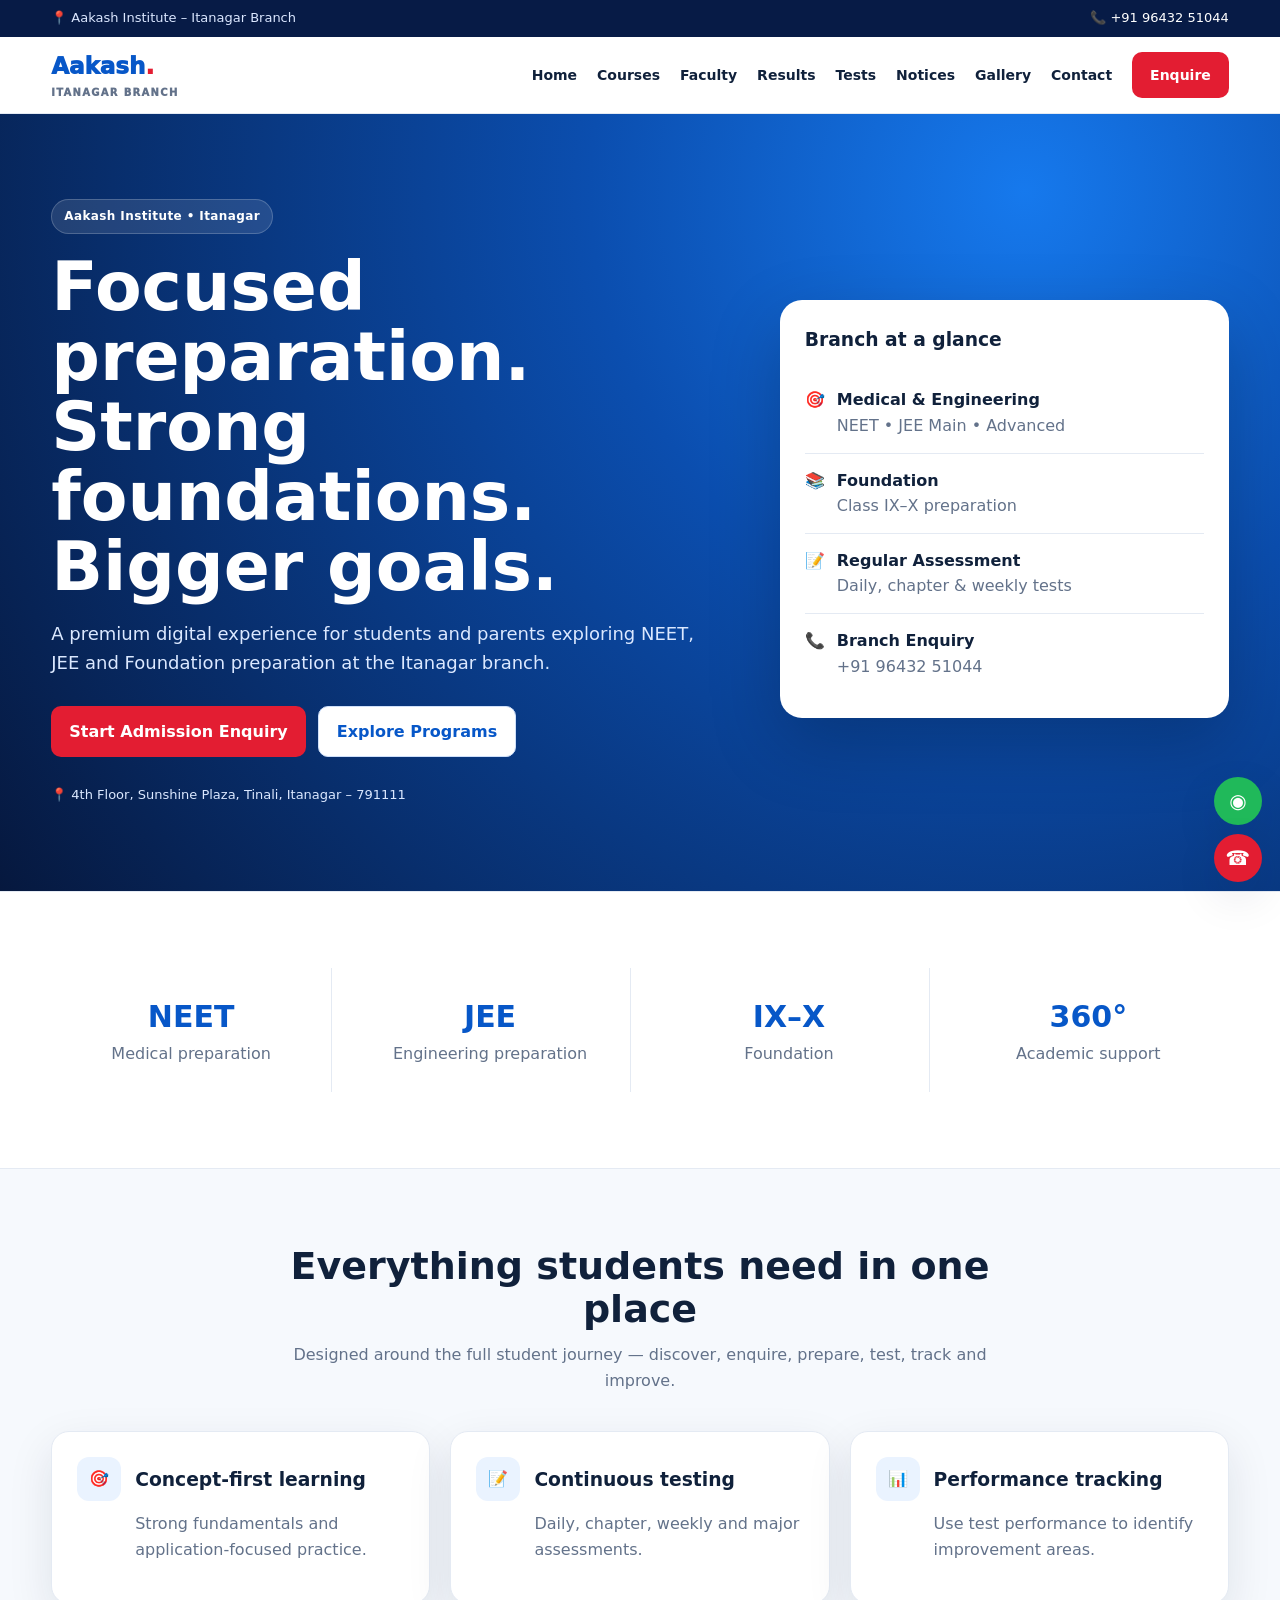
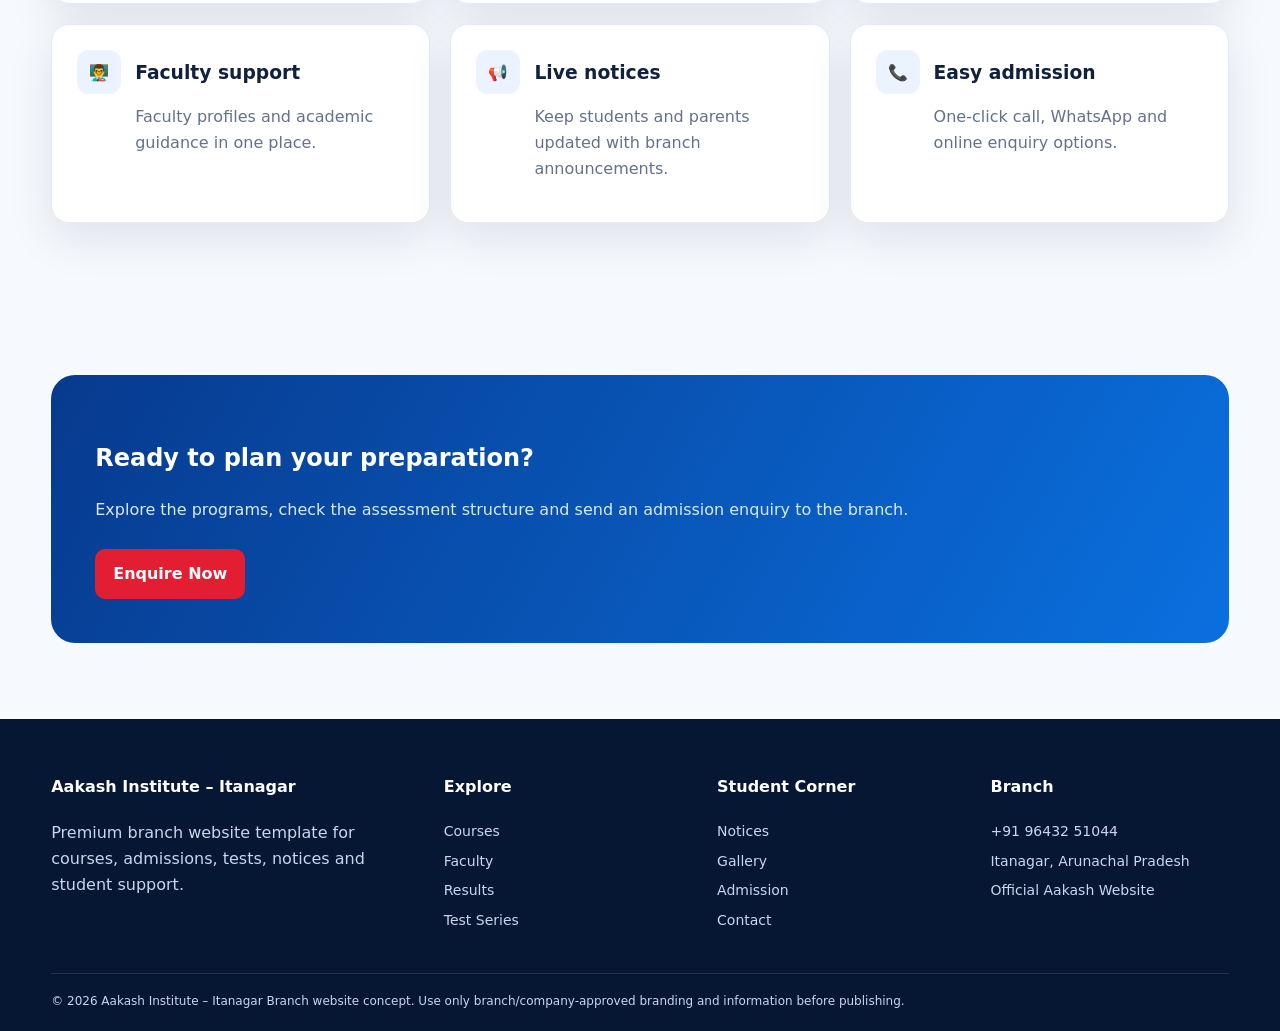
<file: index.html>
<!doctype html><html lang="en"><head><meta charset="utf-8"><meta name="viewport" content="width=device-width,initial-scale=1"><meta name="description" content="Aakash Institute Itanagar branch – courses, tests, results and admission enquiries."><title>Home | Aakash Itanagar</title><link rel="stylesheet" href="css/style.css"></head><body><div class="top"><div class="container"><span>📍 Aakash Institute – Itanagar Branch</span><span>📞 <a href="tel:+919643251044">+91 96432 51044</a></span></div></div>
<nav class="nav"><div class="container nav-inner"><a class="brand" href="index.html">Aakash<i>.</i><small>Itanagar Branch</small></a><button class="menu" onclick="toggleMenu()">☰</button>
<div class="links"><a href="index.html">Home</a><a href="courses.html">Courses</a><a href="faculty.html">Faculty</a><a href="results.html">Results</a><a href="tests.html">Tests</a><a href="notices.html">Notices</a><a href="gallery.html">Gallery</a><a href="contact.html">Contact</a><a class="btn primary" href="admission.html">Enquire</a></div></div></nav><main>
<section class="hero"><div class="container hero-grid"><div><span class="eyebrow">Aakash Institute • Itanagar</span><h1>Focused preparation. Strong foundations. Bigger goals.</h1><p>A premium digital experience for students and parents exploring NEET, JEE and Foundation preparation at the Itanagar branch.</p><div class="actions"><a class="btn primary" href="admission.html">Start Admission Enquiry</a><a class="btn light" href="courses.html">Explore Programs</a></div><p style="font-size:13px">📍 4th Floor, Sunshine Plaza, Tinali, Itanagar – 791111</p></div>
<div class="hero-card"><h3>Branch at a glance</h3><div class="quick">🎯 <div><b>Medical & Engineering</b><span class="muted">NEET • JEE Main • Advanced</span></div></div><div class="quick">📚 <div><b>Foundation</b><span class="muted">Class IX–X preparation</span></div></div><div class="quick">📝 <div><b>Regular Assessment</b><span class="muted">Daily, chapter & weekly tests</span></div></div><div class="quick">📞 <div><b>Branch Enquiry</b><span class="muted">+91 96432 51044</span></div></div></div></div></section>
<section class="stats"><div class="container grid4"><div class="stat"><strong>NEET</strong><span class="muted">Medical preparation</span></div><div class="stat"><strong>JEE</strong><span class="muted">Engineering preparation</span></div><div class="stat"><strong>IX–X</strong><span class="muted">Foundation</span></div><div class="stat"><strong>360°</strong><span class="muted">Academic support</span></div></div></section>
<section><div class="container"><div class="section-head"><h2>Everything students need in one place</h2><p>Designed around the full student journey — discover, enquire, prepare, test, track and improve.</p></div><div class="grid3">
<div class="card feature"><div class="iconbox">🎯</div><div><h3>Concept-first learning</h3><p class="muted">Strong fundamentals and application-focused practice.</p></div></div>
<div class="card feature"><div class="iconbox">📝</div><div><h3>Continuous testing</h3><p class="muted">Daily, chapter, weekly and major assessments.</p></div></div>
<div class="card feature"><div class="iconbox">📊</div><div><h3>Performance tracking</h3><p class="muted">Use test performance to identify improvement areas.</p></div></div>
<div class="card feature"><div class="iconbox">👨‍🏫</div><div><h3>Faculty support</h3><p class="muted">Faculty profiles and academic guidance in one place.</p></div></div>
<div class="card feature"><div class="iconbox">📢</div><div><h3>Live notices</h3><p class="muted">Keep students and parents updated with branch announcements.</p></div></div>
<div class="card feature"><div class="iconbox">📞</div><div><h3>Easy admission</h3><p class="muted">One-click call, WhatsApp and online enquiry options.</p></div></div>
</div></div></section>
<section><div class="container"><div class="banner"><h2>Ready to plan your preparation?</h2><p>Explore the programs, check the assessment structure and send an admission enquiry to the branch.</p><a class="btn primary" href="admission.html">Enquire Now</a></div></div></section>
</main><footer class="footer"><div class="container"><div class="footer-grid">
<div><h4>Aakash Institute – Itanagar</h4><p>Premium branch website template for courses, admissions, tests, notices and student support.</p></div>
<div><h4>Explore</h4><a href="courses.html">Courses</a><a href="faculty.html">Faculty</a><a href="results.html">Results</a><a href="tests.html">Test Series</a></div>
<div><h4>Student Corner</h4><a href="notices.html">Notices</a><a href="gallery.html">Gallery</a><a href="admission.html">Admission</a><a href="contact.html">Contact</a></div>
<div><h4>Branch</h4><a href="tel:+919643251044">+91 96432 51044</a><a href="contact.html">Itanagar, Arunachal Pradesh</a><a href="https://www.aakash.ac.in/" target="_blank" rel="noopener">Official Aakash Website</a></div>
</div><div class="copy">© 2026 Aakash Institute – Itanagar Branch website concept. Use only branch/company-approved branding and information before publishing.</div></div></footer>
<div class="float"><a class="wa" href="https://wa.me/919643251044" aria-label="WhatsApp">◉</a><a class="call" href="tel:+919643251044" aria-label="Call">☎</a></div><div id="toast" class="card" style="display:none;position:fixed;right:20px;bottom:20px;z-index:300;background:#10213b;color:#fff"></div>
<script src="js/main.js"></script></body></html>
</file>
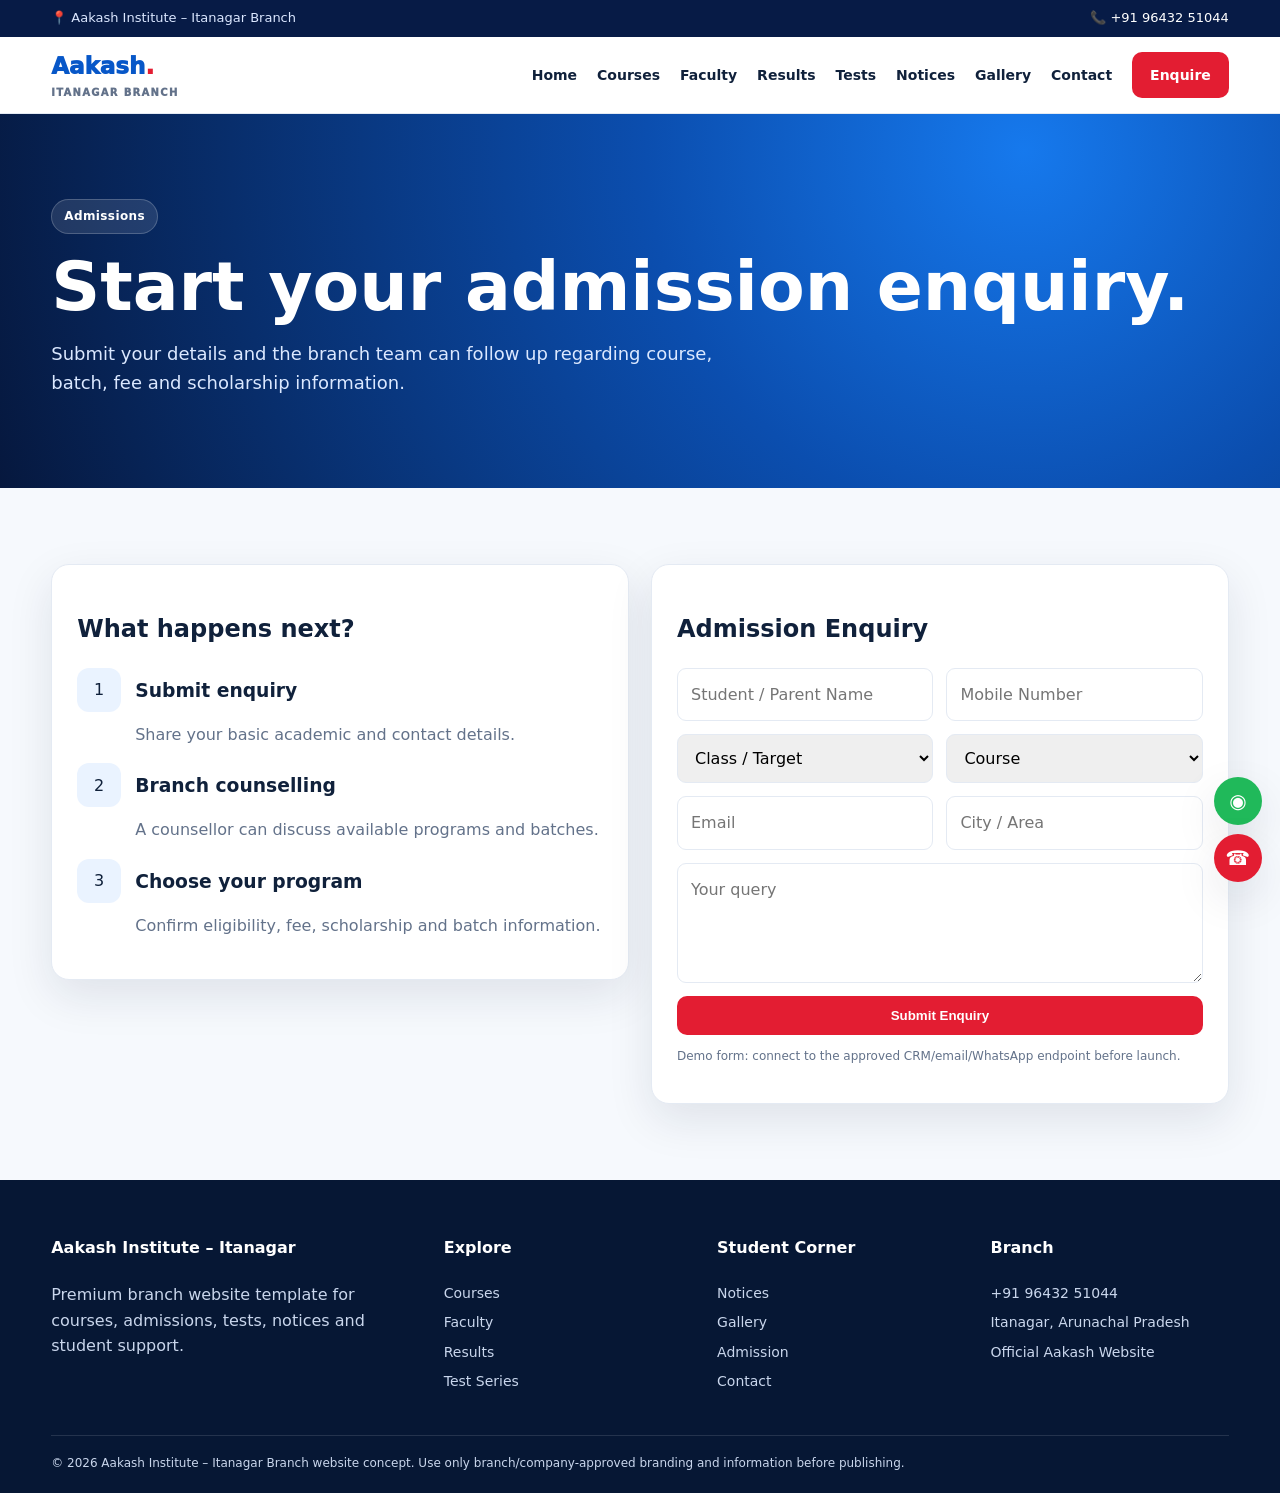
<file: admission.html>
<!doctype html><html lang="en"><head><meta charset="utf-8"><meta name="viewport" content="width=device-width,initial-scale=1"><meta name="description" content="Aakash Institute Itanagar branch – courses, tests, results and admission enquiries."><title>Admission | Aakash Itanagar</title><link rel="stylesheet" href="css/style.css"></head><body><div class="top"><div class="container"><span>📍 Aakash Institute – Itanagar Branch</span><span>📞 <a href="tel:+919643251044">+91 96432 51044</a></span></div></div>
<nav class="nav"><div class="container nav-inner"><a class="brand" href="index.html">Aakash<i>.</i><small>Itanagar Branch</small></a><button class="menu" onclick="toggleMenu()">☰</button>
<div class="links"><a href="index.html">Home</a><a href="courses.html">Courses</a><a href="faculty.html">Faculty</a><a href="results.html">Results</a><a href="tests.html">Tests</a><a href="notices.html">Notices</a><a href="gallery.html">Gallery</a><a href="contact.html">Contact</a><a class="btn primary" href="admission.html">Enquire</a></div></div></nav><main>
<section class="hero"><div class="container"><span class="eyebrow">Admissions</span><h1>Start your admission enquiry.</h1><p>Submit your details and the branch team can follow up regarding course, batch, fee and scholarship information.</p></div></section>
<section><div class="container grid2"><div><div class="card"><h2>What happens next?</h2><div class="feature"><div class="iconbox">1</div><div><h3>Submit enquiry</h3><p class="muted">Share your basic academic and contact details.</p></div></div><div class="feature"><div class="iconbox">2</div><div><h3>Branch counselling</h3><p class="muted">A counsellor can discuss available programs and batches.</p></div></div><div class="feature"><div class="iconbox">3</div><div><h3>Choose your program</h3><p class="muted">Confirm eligibility, fee, scholarship and batch information.</p></div></div></div></div>
<div class="card"><h2>Admission Enquiry</h2><form class="form" onsubmit="demoSubmit(event)">
<div class="form-grid"><input required placeholder="Student / Parent Name"><input required placeholder="Mobile Number" inputmode="tel"></div>
<div class="form-grid"><select required><option value="">Class / Target</option><option>Class IX</option><option>Class X</option><option>Class XI</option><option>Class XII</option><option>Dropper</option></select><select required><option value="">Course</option><option>NEET</option><option>JEE Main + Advanced</option><option>Foundation</option><option>Other</option></select></div>
<div class="form-grid"><input type="email" placeholder="Email"><input placeholder="City / Area"></div><textarea placeholder="Your query"></textarea><button class="btn primary">Submit Enquiry</button></form><p class="muted" style="font-size:12px">Demo form: connect to the approved CRM/email/WhatsApp endpoint before launch.</p></div></div></section>
</main><footer class="footer"><div class="container"><div class="footer-grid">
<div><h4>Aakash Institute – Itanagar</h4><p>Premium branch website template for courses, admissions, tests, notices and student support.</p></div>
<div><h4>Explore</h4><a href="courses.html">Courses</a><a href="faculty.html">Faculty</a><a href="results.html">Results</a><a href="tests.html">Test Series</a></div>
<div><h4>Student Corner</h4><a href="notices.html">Notices</a><a href="gallery.html">Gallery</a><a href="admission.html">Admission</a><a href="contact.html">Contact</a></div>
<div><h4>Branch</h4><a href="tel:+919643251044">+91 96432 51044</a><a href="contact.html">Itanagar, Arunachal Pradesh</a><a href="https://www.aakash.ac.in/" target="_blank" rel="noopener">Official Aakash Website</a></div>
</div><div class="copy">© 2026 Aakash Institute – Itanagar Branch website concept. Use only branch/company-approved branding and information before publishing.</div></div></footer>
<div class="float"><a class="wa" href="https://wa.me/919643251044" aria-label="WhatsApp">◉</a><a class="call" href="tel:+919643251044" aria-label="Call">☎</a></div><div id="toast" class="card" style="display:none;position:fixed;right:20px;bottom:20px;z-index:300;background:#10213b;color:#fff"></div>
<script src="js/main.js"></script></body></html>
</file>
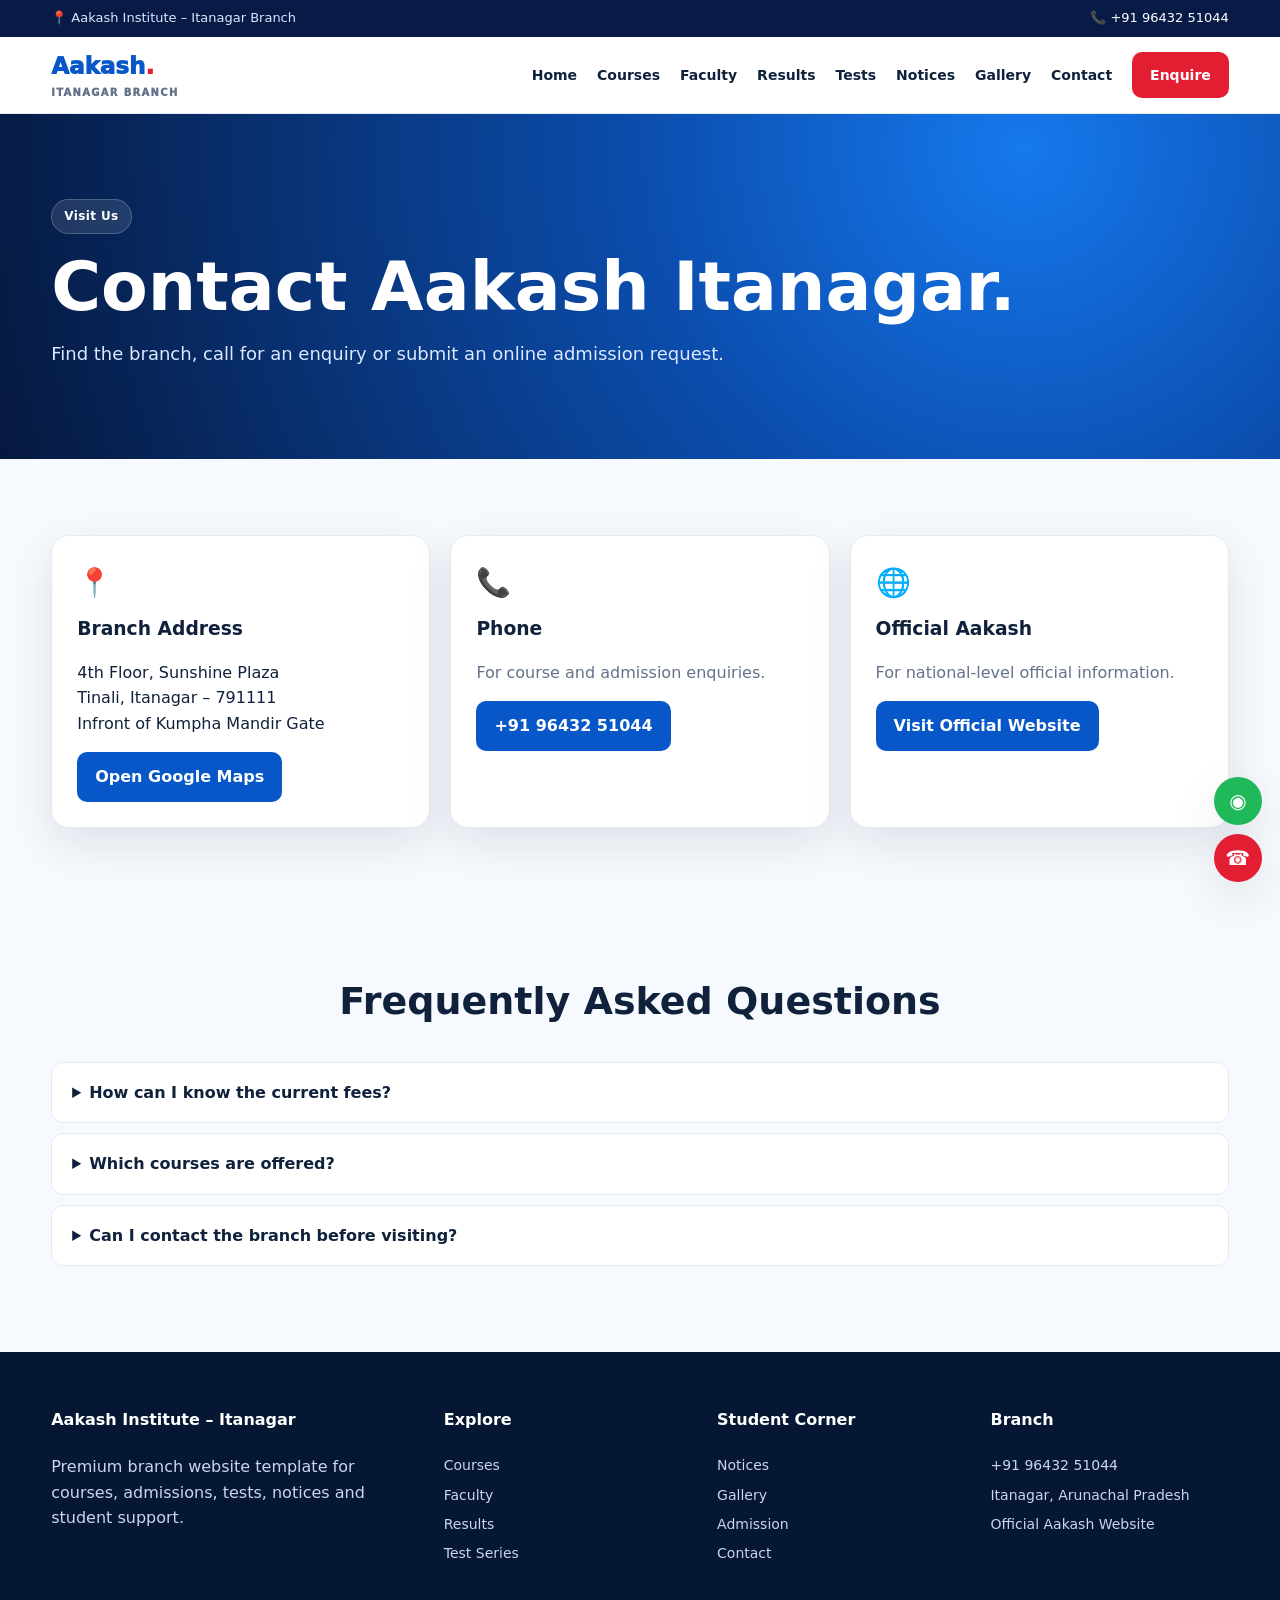
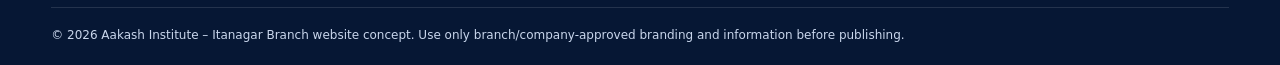
<file: contact.html>
<!doctype html><html lang="en"><head><meta charset="utf-8"><meta name="viewport" content="width=device-width,initial-scale=1"><meta name="description" content="Aakash Institute Itanagar branch – courses, tests, results and admission enquiries."><title>Contact | Aakash Itanagar</title><link rel="stylesheet" href="css/style.css"></head><body><div class="top"><div class="container"><span>📍 Aakash Institute – Itanagar Branch</span><span>📞 <a href="tel:+919643251044">+91 96432 51044</a></span></div></div>
<nav class="nav"><div class="container nav-inner"><a class="brand" href="index.html">Aakash<i>.</i><small>Itanagar Branch</small></a><button class="menu" onclick="toggleMenu()">☰</button>
<div class="links"><a href="index.html">Home</a><a href="courses.html">Courses</a><a href="faculty.html">Faculty</a><a href="results.html">Results</a><a href="tests.html">Tests</a><a href="notices.html">Notices</a><a href="gallery.html">Gallery</a><a href="contact.html">Contact</a><a class="btn primary" href="admission.html">Enquire</a></div></div></nav><main>
<section class="hero"><div class="container"><span class="eyebrow">Visit Us</span><h1>Contact Aakash Itanagar.</h1><p>Find the branch, call for an enquiry or submit an online admission request.</p></div></section>
<section><div class="container grid3">
<div class="card"><div class="icon">📍</div><h3>Branch Address</h3><p>4th Floor, Sunshine Plaza<br>Tinali, Itanagar – 791111<br>Infront of Kumpha Mandir Gate</p><a class="btn blue" target="_blank" href="https://www.google.com/maps/search/?api=1&query=Sunshine+Plaza+Tinali+Itanagar">Open Google Maps</a></div>
<div class="card"><div class="icon">📞</div><h3>Phone</h3><p class="muted">For course and admission enquiries.</p><a class="btn blue" href="tel:+919643251044">+91 96432 51044</a></div>
<div class="card"><div class="icon">🌐</div><h3>Official Aakash</h3><p class="muted">For national-level official information.</p><a class="btn blue" target="_blank" href="https://www.aakash.ac.in/">Visit Official Website</a></div>
</div></section>
<section><div class="container faq"><div class="section-head"><h2>Frequently Asked Questions</h2></div>
<details><summary>How can I know the current fees?</summary><p class="muted">Fees and scholarship terms change by course and admission cycle. Confirm the current approved information with the branch.</p></details>
<details><summary>Which courses are offered?</summary><p class="muted">The website is structured for NEET, JEE Main + Advanced and Foundation. Update this with the branch's currently approved offerings.</p></details>
<details><summary>Can I contact the branch before visiting?</summary><p class="muted">Yes. Call +91 96432 51044 or submit an admission enquiry.</p></details>
</div></section>
</main><footer class="footer"><div class="container"><div class="footer-grid">
<div><h4>Aakash Institute – Itanagar</h4><p>Premium branch website template for courses, admissions, tests, notices and student support.</p></div>
<div><h4>Explore</h4><a href="courses.html">Courses</a><a href="faculty.html">Faculty</a><a href="results.html">Results</a><a href="tests.html">Test Series</a></div>
<div><h4>Student Corner</h4><a href="notices.html">Notices</a><a href="gallery.html">Gallery</a><a href="admission.html">Admission</a><a href="contact.html">Contact</a></div>
<div><h4>Branch</h4><a href="tel:+919643251044">+91 96432 51044</a><a href="contact.html">Itanagar, Arunachal Pradesh</a><a href="https://www.aakash.ac.in/" target="_blank" rel="noopener">Official Aakash Website</a></div>
</div><div class="copy">© 2026 Aakash Institute – Itanagar Branch website concept. Use only branch/company-approved branding and information before publishing.</div></div></footer>
<div class="float"><a class="wa" href="https://wa.me/919643251044" aria-label="WhatsApp">◉</a><a class="call" href="tel:+919643251044" aria-label="Call">☎</a></div><div id="toast" class="card" style="display:none;position:fixed;right:20px;bottom:20px;z-index:300;background:#10213b;color:#fff"></div>
<script src="js/main.js"></script></body></html>
</file>
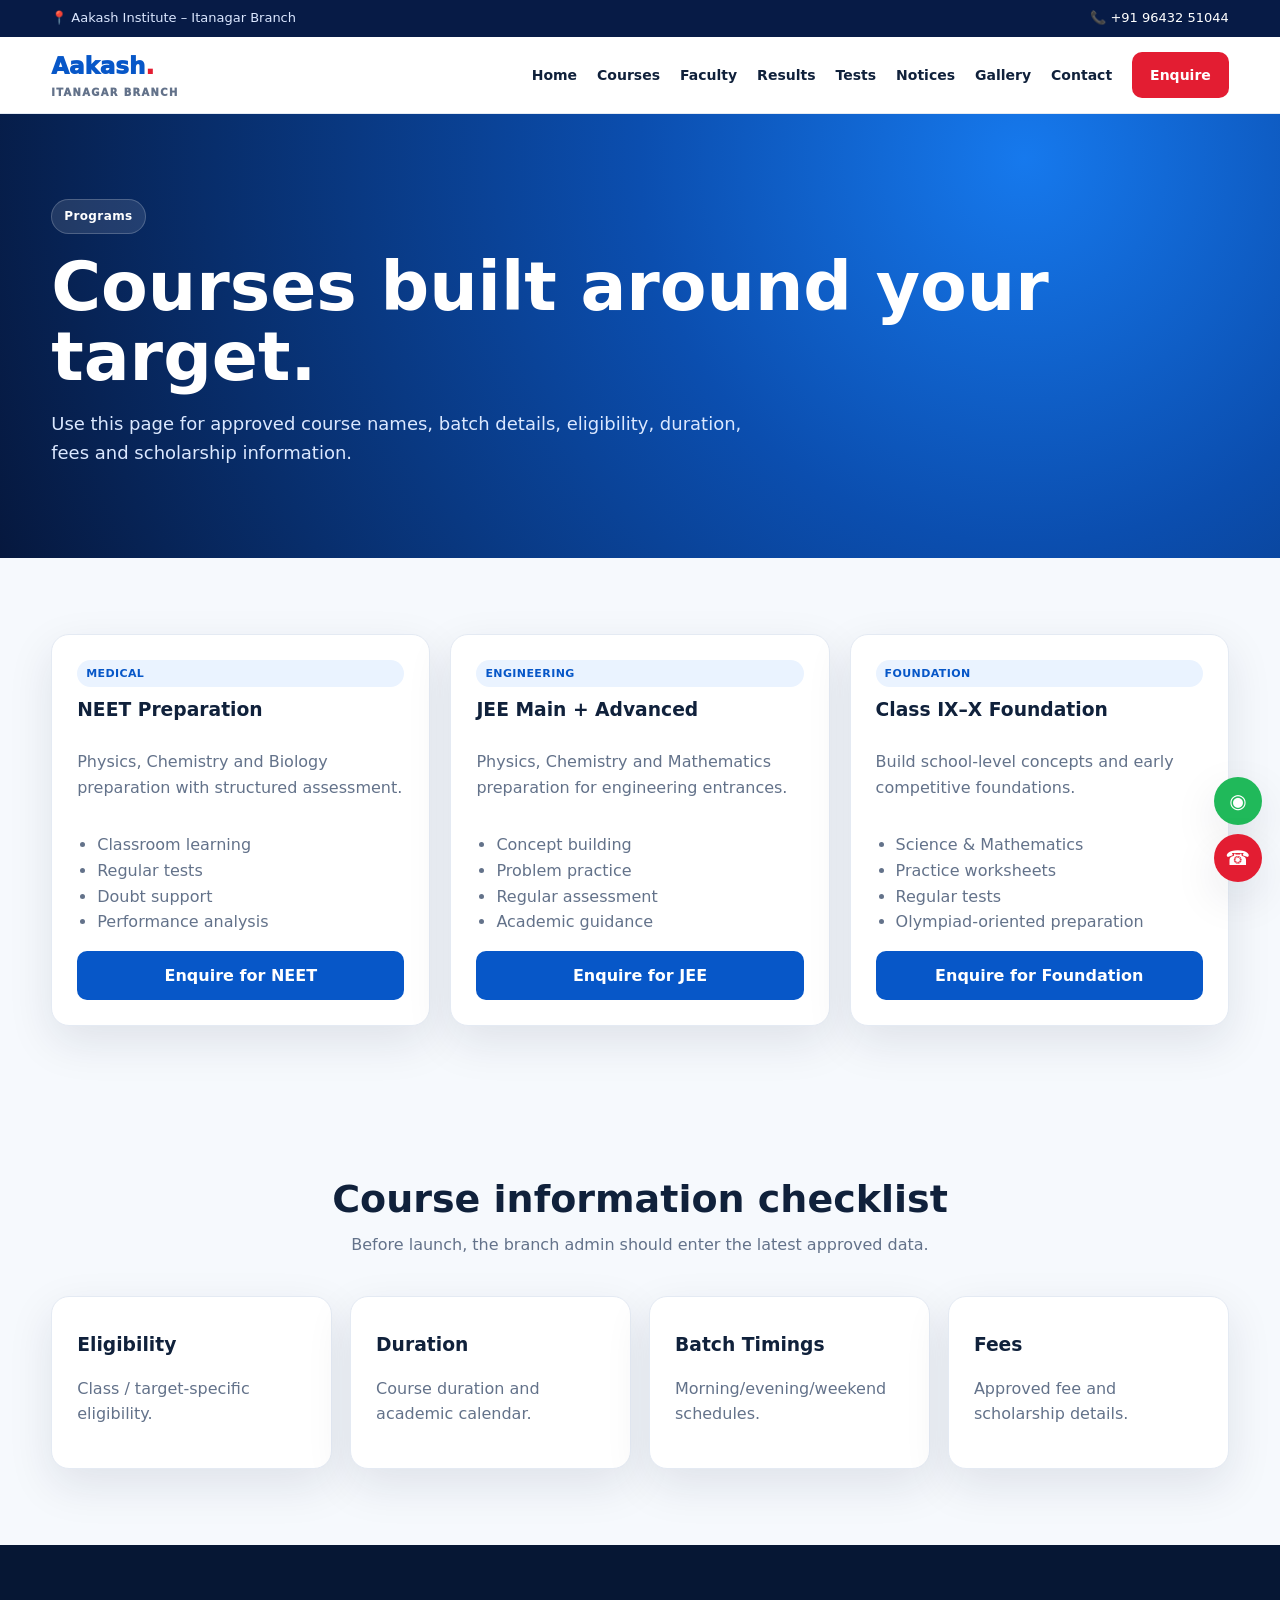
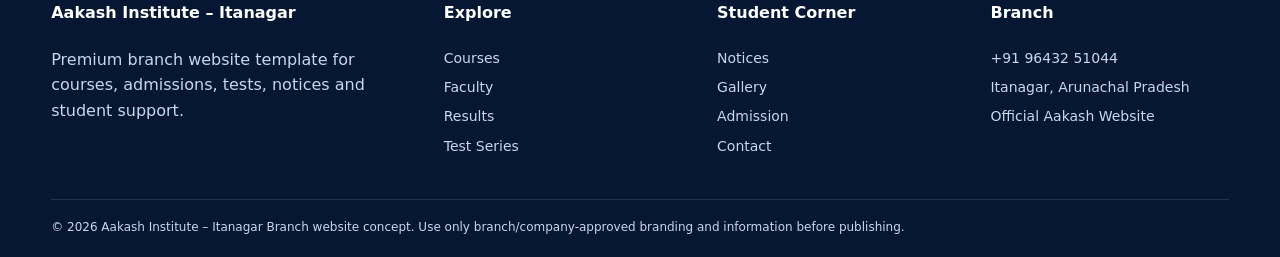
<file: courses.html>
<!doctype html><html lang="en"><head><meta charset="utf-8"><meta name="viewport" content="width=device-width,initial-scale=1"><meta name="description" content="Aakash Institute Itanagar branch – courses, tests, results and admission enquiries."><title>Courses | Aakash Itanagar</title><link rel="stylesheet" href="css/style.css"></head><body><div class="top"><div class="container"><span>📍 Aakash Institute – Itanagar Branch</span><span>📞 <a href="tel:+919643251044">+91 96432 51044</a></span></div></div>
<nav class="nav"><div class="container nav-inner"><a class="brand" href="index.html">Aakash<i>.</i><small>Itanagar Branch</small></a><button class="menu" onclick="toggleMenu()">☰</button>
<div class="links"><a href="index.html">Home</a><a href="courses.html">Courses</a><a href="faculty.html">Faculty</a><a href="results.html">Results</a><a href="tests.html">Tests</a><a href="notices.html">Notices</a><a href="gallery.html">Gallery</a><a href="contact.html">Contact</a><a class="btn primary" href="admission.html">Enquire</a></div></div></nav><main>
<section class="hero"><div class="container"><span class="eyebrow">Programs</span><h1>Courses built around your target.</h1><p>Use this page for approved course names, batch details, eligibility, duration, fees and scholarship information.</p></div></section>
<section><div class="container"><div class="grid3">
<div class="card course"><span class="tag">MEDICAL</span><h3>NEET Preparation</h3><p class="muted">Physics, Chemistry and Biology preparation with structured assessment.</p><ul><li>Classroom learning</li><li>Regular tests</li><li>Doubt support</li><li>Performance analysis</li></ul><a class="btn blue" href="admission.html?course=NEET">Enquire for NEET</a></div>
<div class="card course"><span class="tag">ENGINEERING</span><h3>JEE Main + Advanced</h3><p class="muted">Physics, Chemistry and Mathematics preparation for engineering entrances.</p><ul><li>Concept building</li><li>Problem practice</li><li>Regular assessment</li><li>Academic guidance</li></ul><a class="btn blue" href="admission.html?course=JEE">Enquire for JEE</a></div>
<div class="card course"><span class="tag">FOUNDATION</span><h3>Class IX–X Foundation</h3><p class="muted">Build school-level concepts and early competitive foundations.</p><ul><li>Science & Mathematics</li><li>Practice worksheets</li><li>Regular tests</li><li>Olympiad-oriented preparation</li></ul><a class="btn blue" href="admission.html?course=Foundation">Enquire for Foundation</a></div>
</div></div></section>
<section><div class="container"><div class="section-head"><h2>Course information checklist</h2><p>Before launch, the branch admin should enter the latest approved data.</p></div><div class="grid4">
<div class="card"><h3>Eligibility</h3><p class="muted">Class / target-specific eligibility.</p></div><div class="card"><h3>Duration</h3><p class="muted">Course duration and academic calendar.</p></div><div class="card"><h3>Batch Timings</h3><p class="muted">Morning/evening/weekend schedules.</p></div><div class="card"><h3>Fees</h3><p class="muted">Approved fee and scholarship details.</p></div>
</div></div></section>
</main><footer class="footer"><div class="container"><div class="footer-grid">
<div><h4>Aakash Institute – Itanagar</h4><p>Premium branch website template for courses, admissions, tests, notices and student support.</p></div>
<div><h4>Explore</h4><a href="courses.html">Courses</a><a href="faculty.html">Faculty</a><a href="results.html">Results</a><a href="tests.html">Test Series</a></div>
<div><h4>Student Corner</h4><a href="notices.html">Notices</a><a href="gallery.html">Gallery</a><a href="admission.html">Admission</a><a href="contact.html">Contact</a></div>
<div><h4>Branch</h4><a href="tel:+919643251044">+91 96432 51044</a><a href="contact.html">Itanagar, Arunachal Pradesh</a><a href="https://www.aakash.ac.in/" target="_blank" rel="noopener">Official Aakash Website</a></div>
</div><div class="copy">© 2026 Aakash Institute – Itanagar Branch website concept. Use only branch/company-approved branding and information before publishing.</div></div></footer>
<div class="float"><a class="wa" href="https://wa.me/919643251044" aria-label="WhatsApp">◉</a><a class="call" href="tel:+919643251044" aria-label="Call">☎</a></div><div id="toast" class="card" style="display:none;position:fixed;right:20px;bottom:20px;z-index:300;background:#10213b;color:#fff"></div>
<script src="js/main.js"></script></body></html>
</file>
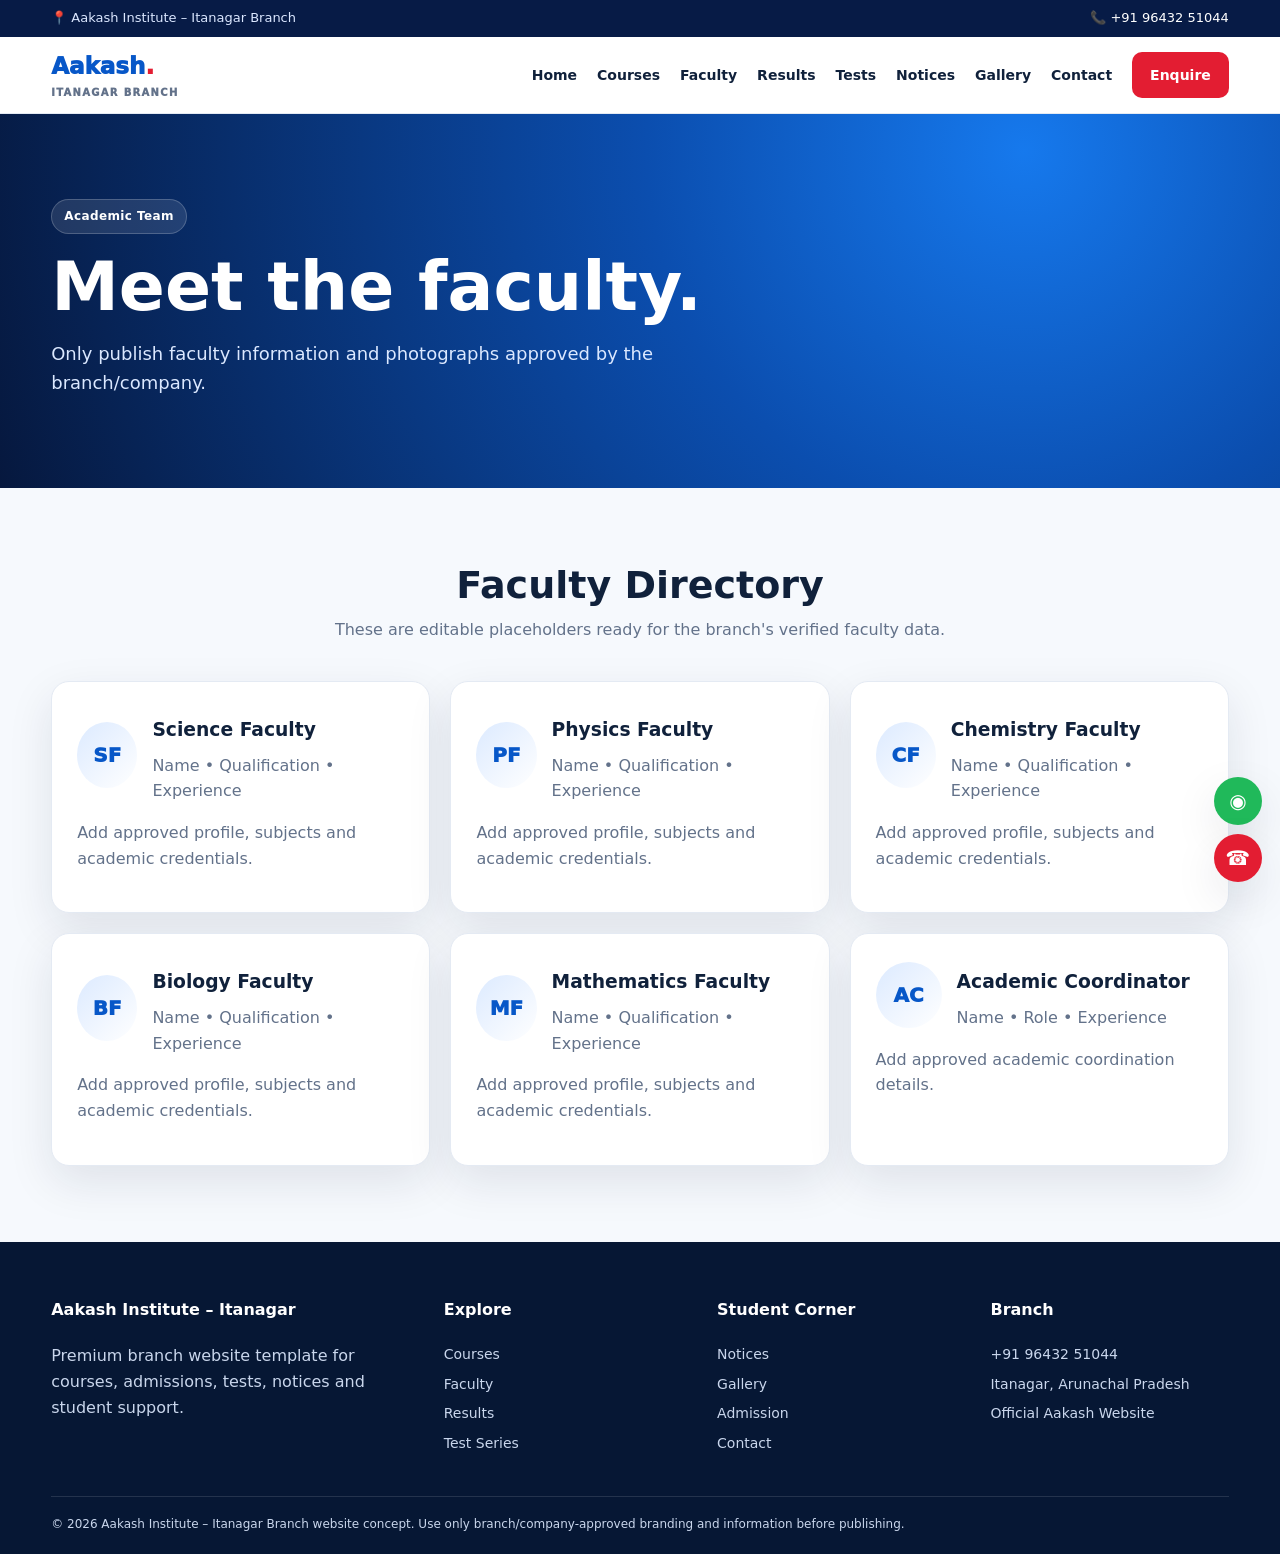
<file: faculty.html>
<!doctype html><html lang="en"><head><meta charset="utf-8"><meta name="viewport" content="width=device-width,initial-scale=1"><meta name="description" content="Aakash Institute Itanagar branch – courses, tests, results and admission enquiries."><title>Faculty | Aakash Itanagar</title><link rel="stylesheet" href="css/style.css"></head><body><div class="top"><div class="container"><span>📍 Aakash Institute – Itanagar Branch</span><span>📞 <a href="tel:+919643251044">+91 96432 51044</a></span></div></div>
<nav class="nav"><div class="container nav-inner"><a class="brand" href="index.html">Aakash<i>.</i><small>Itanagar Branch</small></a><button class="menu" onclick="toggleMenu()">☰</button>
<div class="links"><a href="index.html">Home</a><a href="courses.html">Courses</a><a href="faculty.html">Faculty</a><a href="results.html">Results</a><a href="tests.html">Tests</a><a href="notices.html">Notices</a><a href="gallery.html">Gallery</a><a href="contact.html">Contact</a><a class="btn primary" href="admission.html">Enquire</a></div></div></nav><main>
<section class="hero"><div class="container"><span class="eyebrow">Academic Team</span><h1>Meet the faculty.</h1><p>Only publish faculty information and photographs approved by the branch/company.</p></div></section>
<section><div class="container"><div class="section-head"><h2>Faculty Directory</h2><p>These are editable placeholders ready for the branch's verified faculty data.</p></div><div class="grid3">
<div class="card"><div class="person"><div class="avatar">SF</div><div><h3>Science Faculty</h3><span class="muted">Name • Qualification • Experience</span></div></div><p class="muted">Add approved profile, subjects and academic credentials.</p></div>
<div class="card"><div class="person"><div class="avatar">PF</div><div><h3>Physics Faculty</h3><span class="muted">Name • Qualification • Experience</span></div></div><p class="muted">Add approved profile, subjects and academic credentials.</p></div>
<div class="card"><div class="person"><div class="avatar">CF</div><div><h3>Chemistry Faculty</h3><span class="muted">Name • Qualification • Experience</span></div></div><p class="muted">Add approved profile, subjects and academic credentials.</p></div>
<div class="card"><div class="person"><div class="avatar">BF</div><div><h3>Biology Faculty</h3><span class="muted">Name • Qualification • Experience</span></div></div><p class="muted">Add approved profile, subjects and academic credentials.</p></div>
<div class="card"><div class="person"><div class="avatar">MF</div><div><h3>Mathematics Faculty</h3><span class="muted">Name • Qualification • Experience</span></div></div><p class="muted">Add approved profile, subjects and academic credentials.</p></div>
<div class="card"><div class="person"><div class="avatar">AC</div><div><h3>Academic Coordinator</h3><span class="muted">Name • Role • Experience</span></div></div><p class="muted">Add approved academic coordination details.</p></div>
</div></div></section>
</main><footer class="footer"><div class="container"><div class="footer-grid">
<div><h4>Aakash Institute – Itanagar</h4><p>Premium branch website template for courses, admissions, tests, notices and student support.</p></div>
<div><h4>Explore</h4><a href="courses.html">Courses</a><a href="faculty.html">Faculty</a><a href="results.html">Results</a><a href="tests.html">Test Series</a></div>
<div><h4>Student Corner</h4><a href="notices.html">Notices</a><a href="gallery.html">Gallery</a><a href="admission.html">Admission</a><a href="contact.html">Contact</a></div>
<div><h4>Branch</h4><a href="tel:+919643251044">+91 96432 51044</a><a href="contact.html">Itanagar, Arunachal Pradesh</a><a href="https://www.aakash.ac.in/" target="_blank" rel="noopener">Official Aakash Website</a></div>
</div><div class="copy">© 2026 Aakash Institute – Itanagar Branch website concept. Use only branch/company-approved branding and information before publishing.</div></div></footer>
<div class="float"><a class="wa" href="https://wa.me/919643251044" aria-label="WhatsApp">◉</a><a class="call" href="tel:+919643251044" aria-label="Call">☎</a></div><div id="toast" class="card" style="display:none;position:fixed;right:20px;bottom:20px;z-index:300;background:#10213b;color:#fff"></div>
<script src="js/main.js"></script></body></html>
</file>
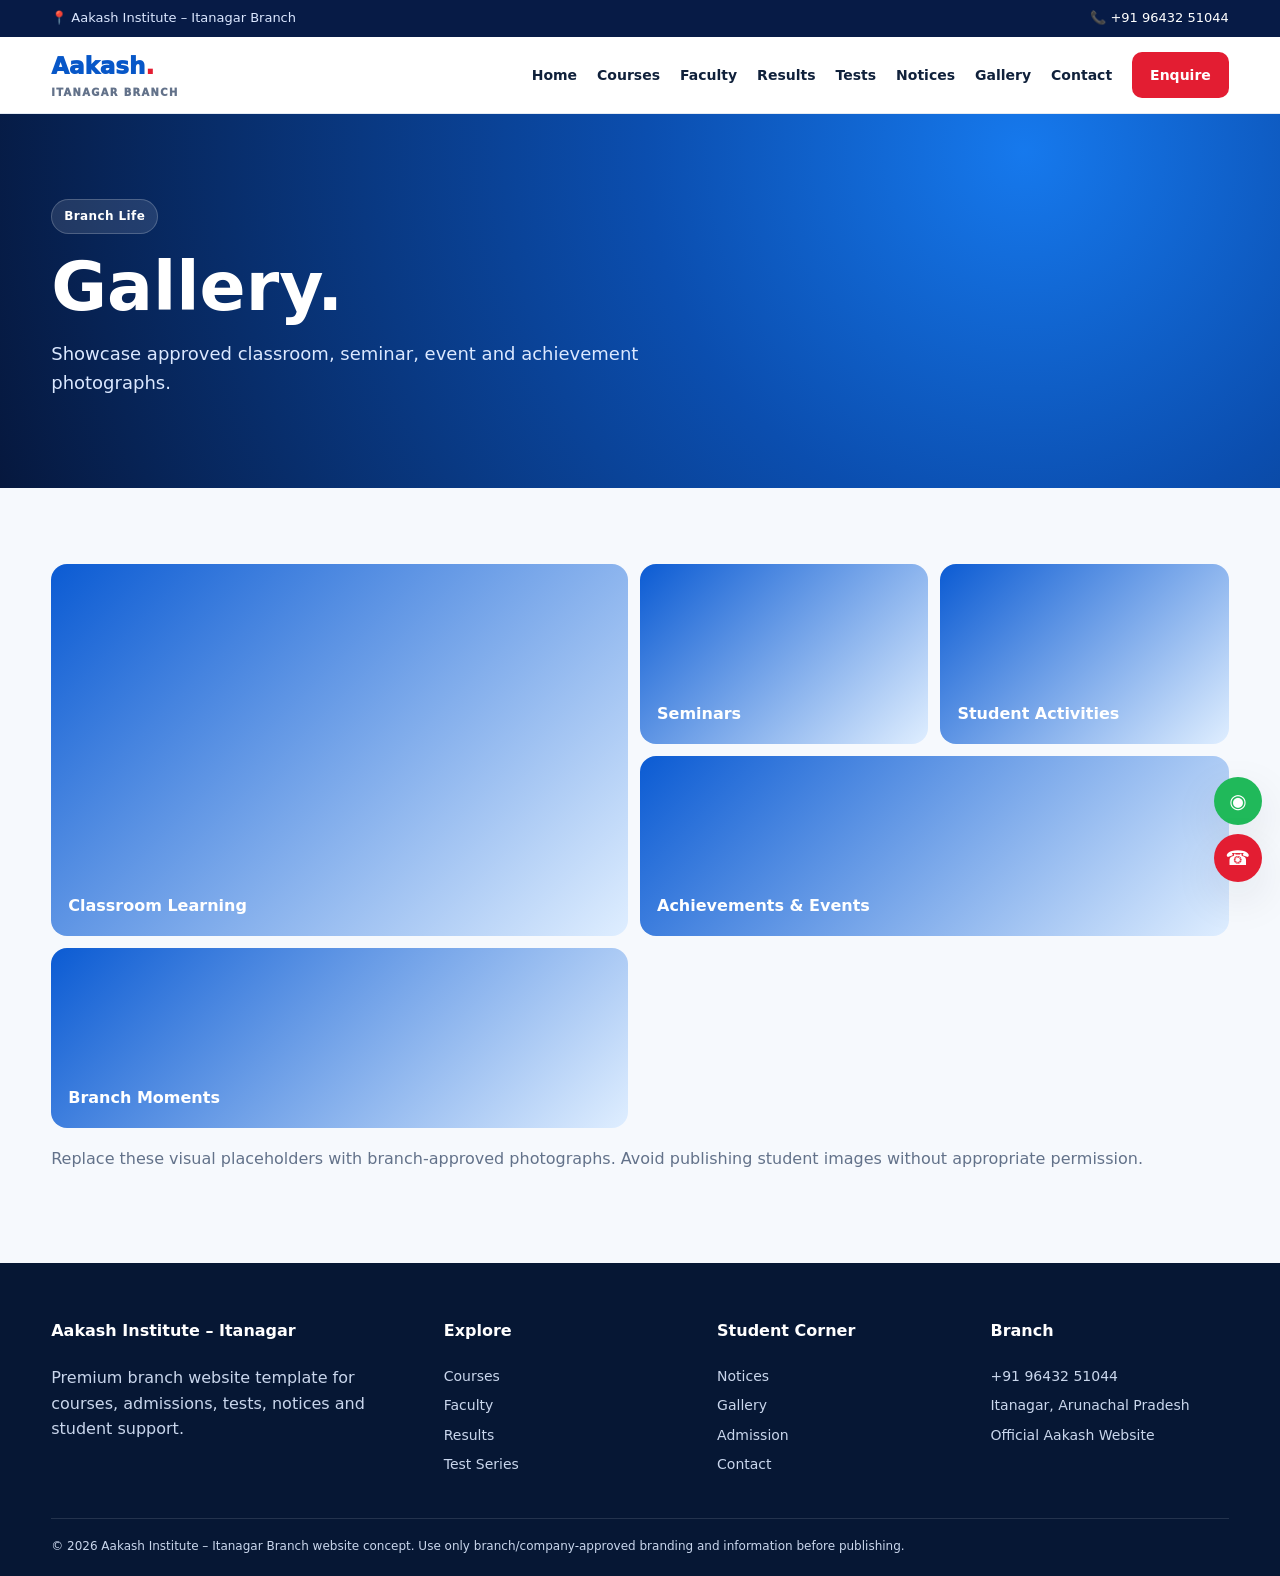
<file: gallery.html>
<!doctype html><html lang="en"><head><meta charset="utf-8"><meta name="viewport" content="width=device-width,initial-scale=1"><meta name="description" content="Aakash Institute Itanagar branch – courses, tests, results and admission enquiries."><title>Gallery | Aakash Itanagar</title><link rel="stylesheet" href="css/style.css"></head><body><div class="top"><div class="container"><span>📍 Aakash Institute – Itanagar Branch</span><span>📞 <a href="tel:+919643251044">+91 96432 51044</a></span></div></div>
<nav class="nav"><div class="container nav-inner"><a class="brand" href="index.html">Aakash<i>.</i><small>Itanagar Branch</small></a><button class="menu" onclick="toggleMenu()">☰</button>
<div class="links"><a href="index.html">Home</a><a href="courses.html">Courses</a><a href="faculty.html">Faculty</a><a href="results.html">Results</a><a href="tests.html">Tests</a><a href="notices.html">Notices</a><a href="gallery.html">Gallery</a><a href="contact.html">Contact</a><a class="btn primary" href="admission.html">Enquire</a></div></div></nav><main>
<section class="hero"><div class="container"><span class="eyebrow">Branch Life</span><h1>Gallery.</h1><p>Showcase approved classroom, seminar, event and achievement photographs.</p></div></section>
<section><div class="container"><div class="gallery">
<div>Classroom Learning</div><div>Seminars</div><div>Student Activities</div><div>Achievements & Events</div><div>Branch Moments</div>
</div><p class="muted" style="margin-top:18px">Replace these visual placeholders with branch-approved photographs. Avoid publishing student images without appropriate permission.</p></div></section>
</main><footer class="footer"><div class="container"><div class="footer-grid">
<div><h4>Aakash Institute – Itanagar</h4><p>Premium branch website template for courses, admissions, tests, notices and student support.</p></div>
<div><h4>Explore</h4><a href="courses.html">Courses</a><a href="faculty.html">Faculty</a><a href="results.html">Results</a><a href="tests.html">Test Series</a></div>
<div><h4>Student Corner</h4><a href="notices.html">Notices</a><a href="gallery.html">Gallery</a><a href="admission.html">Admission</a><a href="contact.html">Contact</a></div>
<div><h4>Branch</h4><a href="tel:+919643251044">+91 96432 51044</a><a href="contact.html">Itanagar, Arunachal Pradesh</a><a href="https://www.aakash.ac.in/" target="_blank" rel="noopener">Official Aakash Website</a></div>
</div><div class="copy">© 2026 Aakash Institute – Itanagar Branch website concept. Use only branch/company-approved branding and information before publishing.</div></div></footer>
<div class="float"><a class="wa" href="https://wa.me/919643251044" aria-label="WhatsApp">◉</a><a class="call" href="tel:+919643251044" aria-label="Call">☎</a></div><div id="toast" class="card" style="display:none;position:fixed;right:20px;bottom:20px;z-index:300;background:#10213b;color:#fff"></div>
<script src="js/main.js"></script></body></html>
</file>
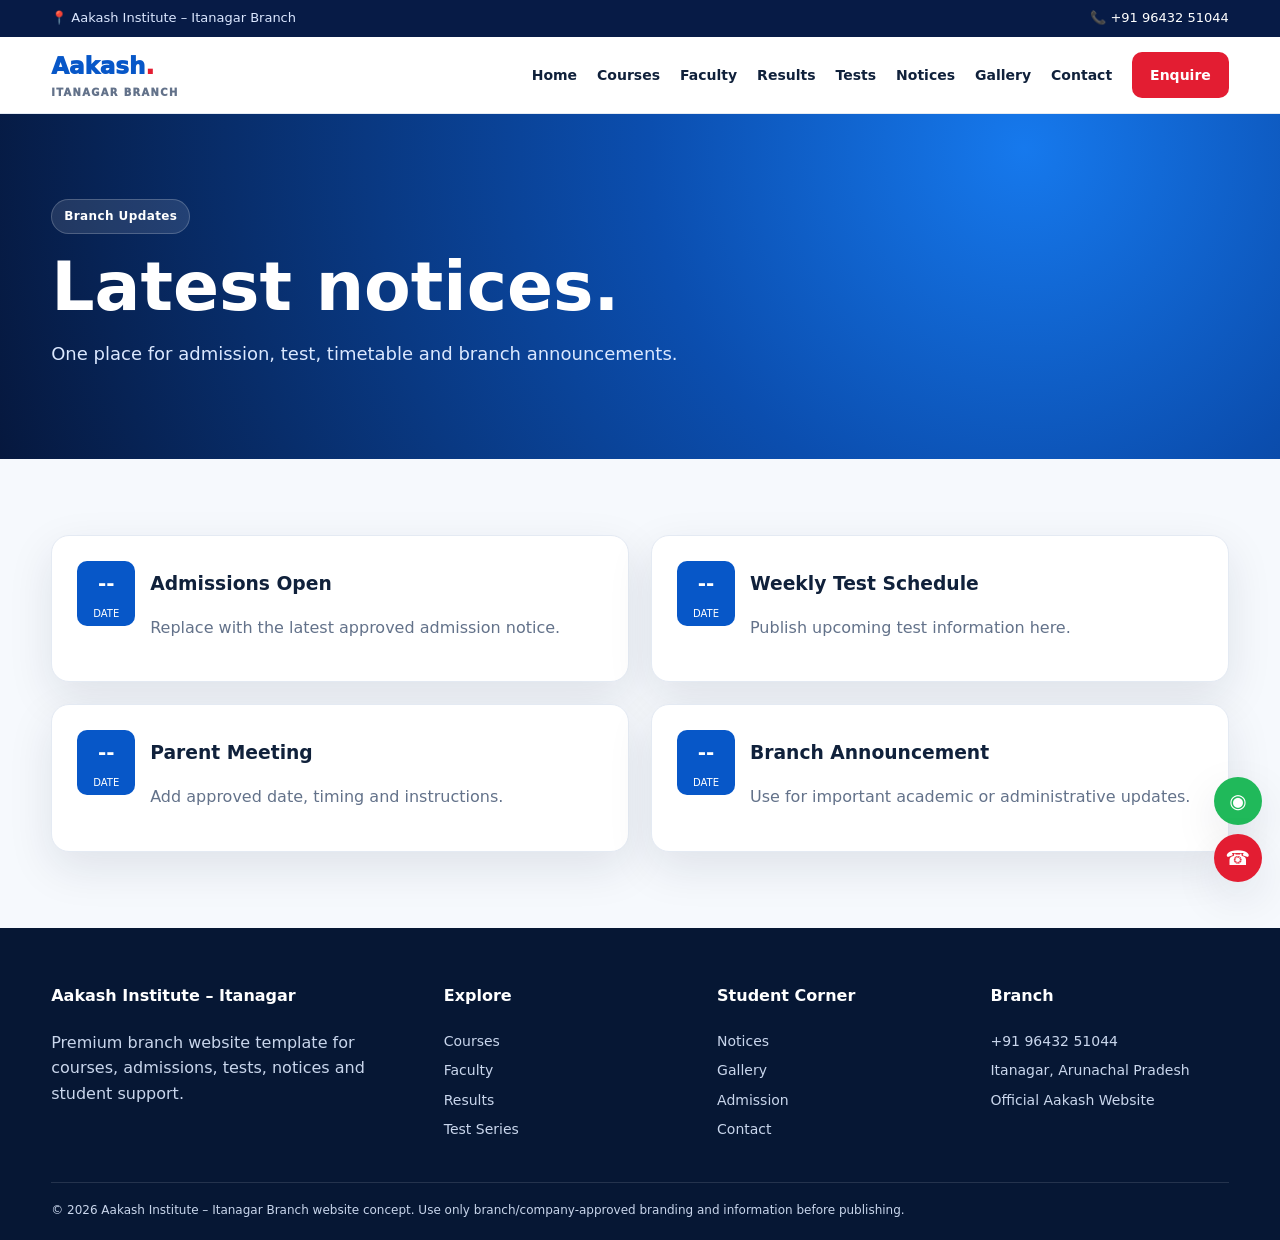
<file: notices.html>
<!doctype html><html lang="en"><head><meta charset="utf-8"><meta name="viewport" content="width=device-width,initial-scale=1"><meta name="description" content="Aakash Institute Itanagar branch – courses, tests, results and admission enquiries."><title>Notices | Aakash Itanagar</title><link rel="stylesheet" href="css/style.css"></head><body><div class="top"><div class="container"><span>📍 Aakash Institute – Itanagar Branch</span><span>📞 <a href="tel:+919643251044">+91 96432 51044</a></span></div></div>
<nav class="nav"><div class="container nav-inner"><a class="brand" href="index.html">Aakash<i>.</i><small>Itanagar Branch</small></a><button class="menu" onclick="toggleMenu()">☰</button>
<div class="links"><a href="index.html">Home</a><a href="courses.html">Courses</a><a href="faculty.html">Faculty</a><a href="results.html">Results</a><a href="tests.html">Tests</a><a href="notices.html">Notices</a><a href="gallery.html">Gallery</a><a href="contact.html">Contact</a><a class="btn primary" href="admission.html">Enquire</a></div></div></nav><main>
<section class="hero"><div class="container"><span class="eyebrow">Branch Updates</span><h1>Latest notices.</h1><p>One place for admission, test, timetable and branch announcements.</p></div></section>
<section><div class="container"><div class="grid2">
<div class="card notice"><div class="date"><strong>--</strong><span>DATE</span></div><div><h3>Admissions Open</h3><p class="muted">Replace with the latest approved admission notice.</p></div></div>
<div class="card notice"><div class="date"><strong>--</strong><span>DATE</span></div><div><h3>Weekly Test Schedule</h3><p class="muted">Publish upcoming test information here.</p></div></div>
<div class="card notice"><div class="date"><strong>--</strong><span>DATE</span></div><div><h3>Parent Meeting</h3><p class="muted">Add approved date, timing and instructions.</p></div></div>
<div class="card notice"><div class="date"><strong>--</strong><span>DATE</span></div><div><h3>Branch Announcement</h3><p class="muted">Use for important academic or administrative updates.</p></div></div>
</div></div></section>
</main><footer class="footer"><div class="container"><div class="footer-grid">
<div><h4>Aakash Institute – Itanagar</h4><p>Premium branch website template for courses, admissions, tests, notices and student support.</p></div>
<div><h4>Explore</h4><a href="courses.html">Courses</a><a href="faculty.html">Faculty</a><a href="results.html">Results</a><a href="tests.html">Test Series</a></div>
<div><h4>Student Corner</h4><a href="notices.html">Notices</a><a href="gallery.html">Gallery</a><a href="admission.html">Admission</a><a href="contact.html">Contact</a></div>
<div><h4>Branch</h4><a href="tel:+919643251044">+91 96432 51044</a><a href="contact.html">Itanagar, Arunachal Pradesh</a><a href="https://www.aakash.ac.in/" target="_blank" rel="noopener">Official Aakash Website</a></div>
</div><div class="copy">© 2026 Aakash Institute – Itanagar Branch website concept. Use only branch/company-approved branding and information before publishing.</div></div></footer>
<div class="float"><a class="wa" href="https://wa.me/919643251044" aria-label="WhatsApp">◉</a><a class="call" href="tel:+919643251044" aria-label="Call">☎</a></div><div id="toast" class="card" style="display:none;position:fixed;right:20px;bottom:20px;z-index:300;background:#10213b;color:#fff"></div>
<script src="js/main.js"></script></body></html>
</file>
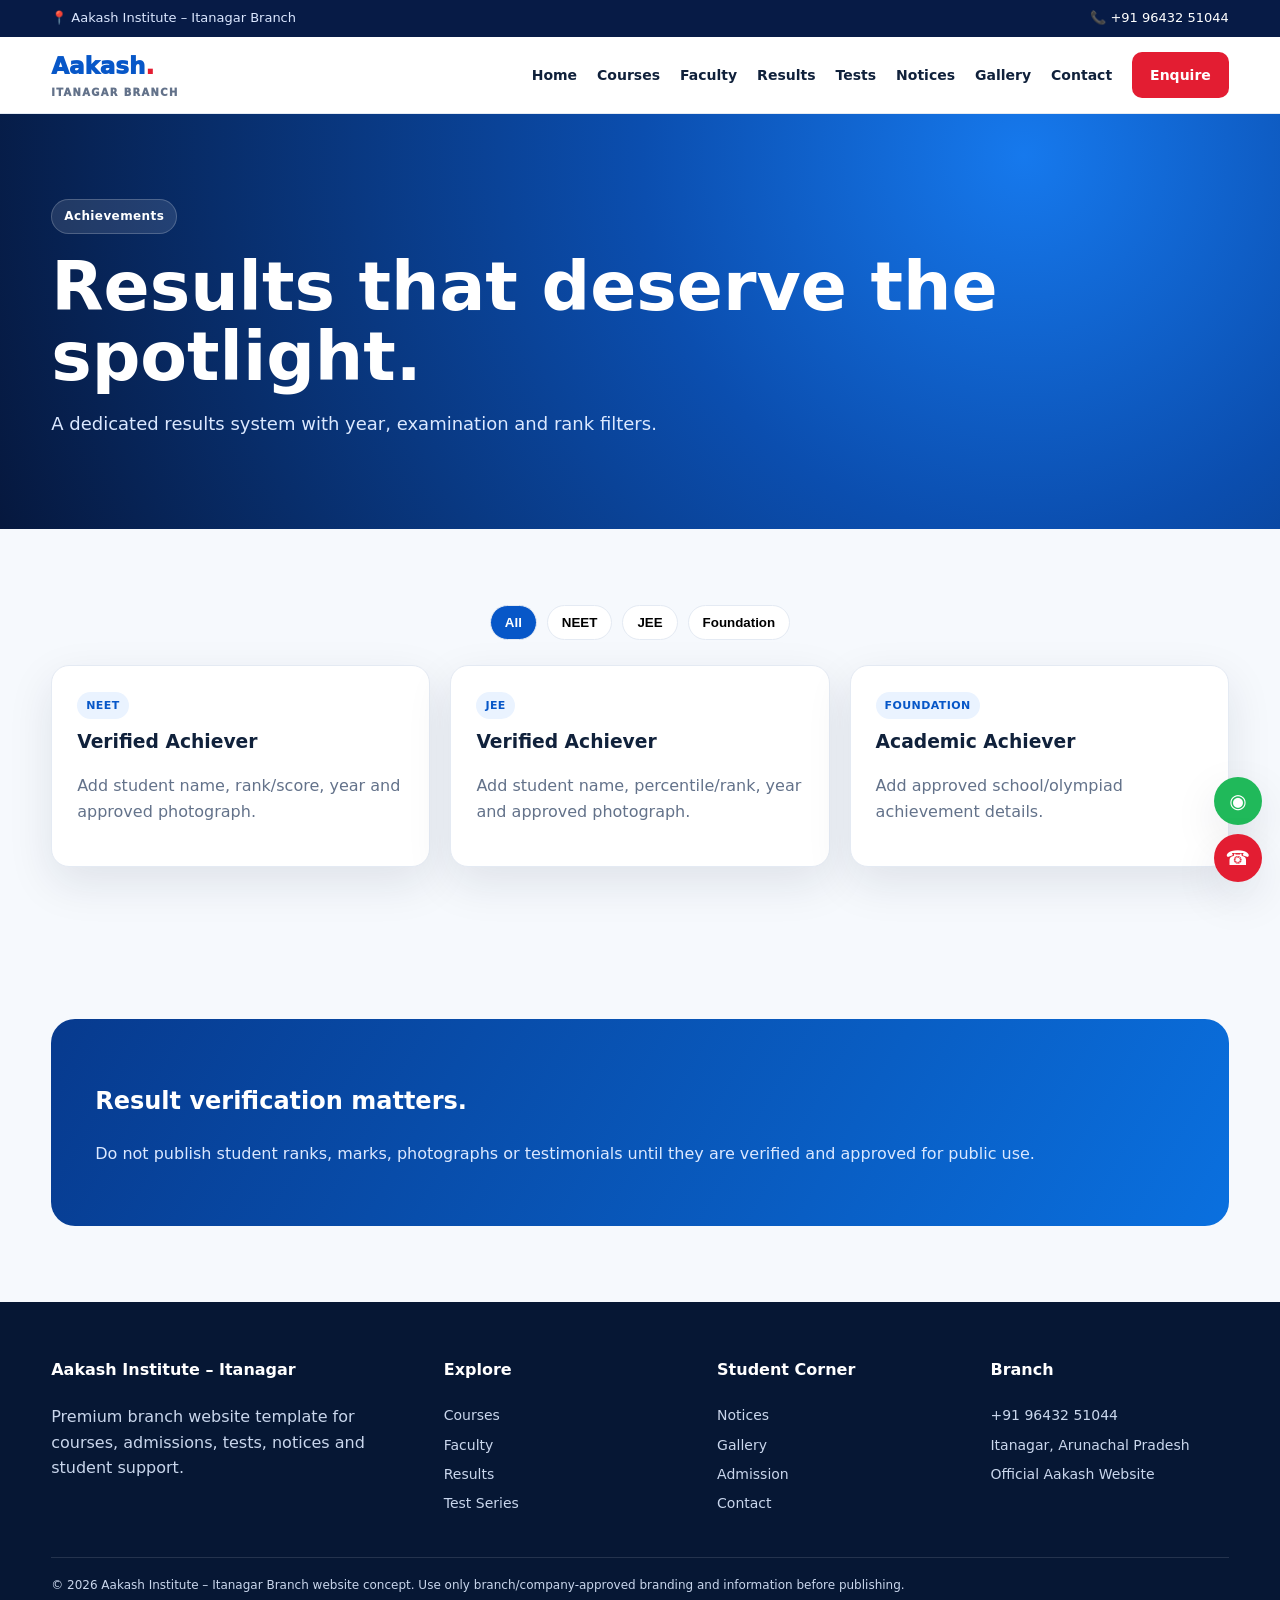
<file: results.html>
<!doctype html><html lang="en"><head><meta charset="utf-8"><meta name="viewport" content="width=device-width,initial-scale=1"><meta name="description" content="Aakash Institute Itanagar branch – courses, tests, results and admission enquiries."><title>Results | Aakash Itanagar</title><link rel="stylesheet" href="css/style.css"></head><body><div class="top"><div class="container"><span>📍 Aakash Institute – Itanagar Branch</span><span>📞 <a href="tel:+919643251044">+91 96432 51044</a></span></div></div>
<nav class="nav"><div class="container nav-inner"><a class="brand" href="index.html">Aakash<i>.</i><small>Itanagar Branch</small></a><button class="menu" onclick="toggleMenu()">☰</button>
<div class="links"><a href="index.html">Home</a><a href="courses.html">Courses</a><a href="faculty.html">Faculty</a><a href="results.html">Results</a><a href="tests.html">Tests</a><a href="notices.html">Notices</a><a href="gallery.html">Gallery</a><a href="contact.html">Contact</a><a class="btn primary" href="admission.html">Enquire</a></div></div></nav><main>
<section class="hero"><div class="container"><span class="eyebrow">Achievements</span><h1>Results that deserve the spotlight.</h1><p>A dedicated results system with year, examination and rank filters.</p></div></section>
<section><div class="container"><div class="filters"><button class="filter active" data-filter="all" onclick="filterCards('all')">All</button><button class="filter" data-filter="neet" onclick="filterCards('neet')">NEET</button><button class="filter" data-filter="jee" onclick="filterCards('jee')">JEE</button><button class="filter" data-filter="foundation" onclick="filterCards('foundation')">Foundation</button></div>
<div class="grid3">
<div class="card" data-category="neet"><span class="tag">NEET</span><h3>Verified Achiever</h3><p class="muted">Add student name, rank/score, year and approved photograph.</p></div>
<div class="card" data-category="jee"><span class="tag">JEE</span><h3>Verified Achiever</h3><p class="muted">Add student name, percentile/rank, year and approved photograph.</p></div>
<div class="card" data-category="foundation"><span class="tag">FOUNDATION</span><h3>Academic Achiever</h3><p class="muted">Add approved school/olympiad achievement details.</p></div>
</div></div></section>
<section><div class="container"><div class="banner"><h2>Result verification matters.</h2><p>Do not publish student ranks, marks, photographs or testimonials until they are verified and approved for public use.</p></div></div></section>
</main><footer class="footer"><div class="container"><div class="footer-grid">
<div><h4>Aakash Institute – Itanagar</h4><p>Premium branch website template for courses, admissions, tests, notices and student support.</p></div>
<div><h4>Explore</h4><a href="courses.html">Courses</a><a href="faculty.html">Faculty</a><a href="results.html">Results</a><a href="tests.html">Test Series</a></div>
<div><h4>Student Corner</h4><a href="notices.html">Notices</a><a href="gallery.html">Gallery</a><a href="admission.html">Admission</a><a href="contact.html">Contact</a></div>
<div><h4>Branch</h4><a href="tel:+919643251044">+91 96432 51044</a><a href="contact.html">Itanagar, Arunachal Pradesh</a><a href="https://www.aakash.ac.in/" target="_blank" rel="noopener">Official Aakash Website</a></div>
</div><div class="copy">© 2026 Aakash Institute – Itanagar Branch website concept. Use only branch/company-approved branding and information before publishing.</div></div></footer>
<div class="float"><a class="wa" href="https://wa.me/919643251044" aria-label="WhatsApp">◉</a><a class="call" href="tel:+919643251044" aria-label="Call">☎</a></div><div id="toast" class="card" style="display:none;position:fixed;right:20px;bottom:20px;z-index:300;background:#10213b;color:#fff"></div>
<script src="js/main.js"></script></body></html>
</file>
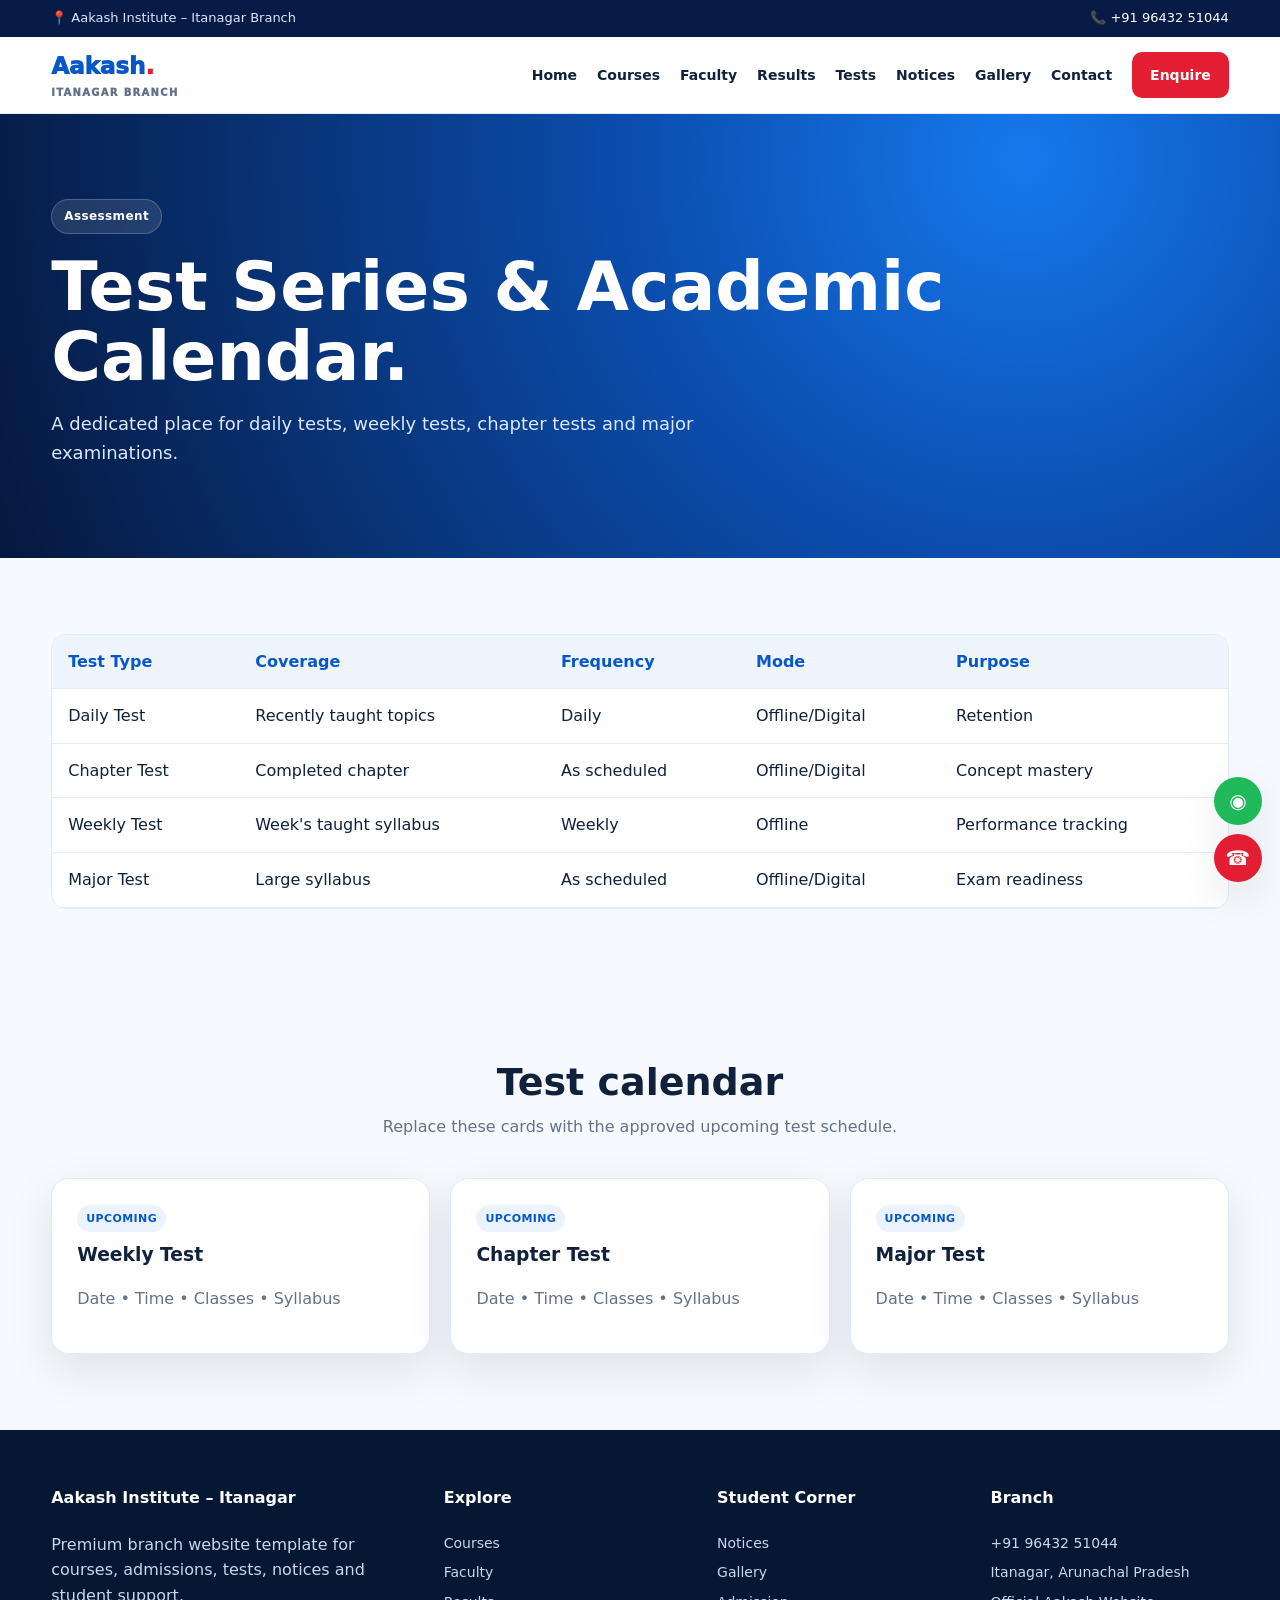
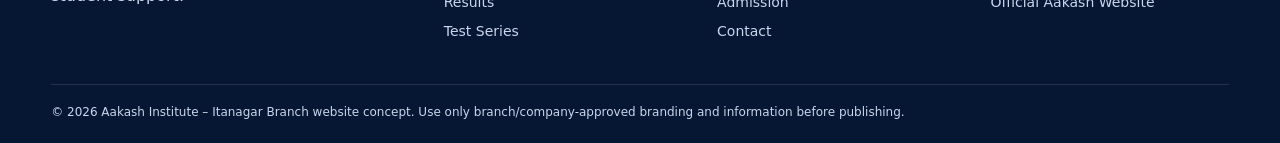
<file: tests.html>
<!doctype html><html lang="en"><head><meta charset="utf-8"><meta name="viewport" content="width=device-width,initial-scale=1"><meta name="description" content="Aakash Institute Itanagar branch – courses, tests, results and admission enquiries."><title>Tests | Aakash Itanagar</title><link rel="stylesheet" href="css/style.css"></head><body><div class="top"><div class="container"><span>📍 Aakash Institute – Itanagar Branch</span><span>📞 <a href="tel:+919643251044">+91 96432 51044</a></span></div></div>
<nav class="nav"><div class="container nav-inner"><a class="brand" href="index.html">Aakash<i>.</i><small>Itanagar Branch</small></a><button class="menu" onclick="toggleMenu()">☰</button>
<div class="links"><a href="index.html">Home</a><a href="courses.html">Courses</a><a href="faculty.html">Faculty</a><a href="results.html">Results</a><a href="tests.html">Tests</a><a href="notices.html">Notices</a><a href="gallery.html">Gallery</a><a href="contact.html">Contact</a><a class="btn primary" href="admission.html">Enquire</a></div></div></nav><main>
<section class="hero"><div class="container"><span class="eyebrow">Assessment</span><h1>Test Series & Academic Calendar.</h1><p>A dedicated place for daily tests, weekly tests, chapter tests and major examinations.</p></div></section>
<section><div class="container"><div class="table-wrap"><table><thead><tr><th>Test Type</th><th>Coverage</th><th>Frequency</th><th>Mode</th><th>Purpose</th></tr></thead><tbody>
<tr><td>Daily Test</td><td>Recently taught topics</td><td>Daily</td><td>Offline/Digital</td><td>Retention</td></tr>
<tr><td>Chapter Test</td><td>Completed chapter</td><td>As scheduled</td><td>Offline/Digital</td><td>Concept mastery</td></tr>
<tr><td>Weekly Test</td><td>Week's taught syllabus</td><td>Weekly</td><td>Offline</td><td>Performance tracking</td></tr>
<tr><td>Major Test</td><td>Large syllabus</td><td>As scheduled</td><td>Offline/Digital</td><td>Exam readiness</td></tr>
</tbody></table></div></div></section>
<section><div class="container"><div class="section-head"><h2>Test calendar</h2><p>Replace these cards with the approved upcoming test schedule.</p></div><div class="grid3">
<div class="card"><span class="tag">UPCOMING</span><h3>Weekly Test</h3><p class="muted">Date • Time • Classes • Syllabus</p></div><div class="card"><span class="tag">UPCOMING</span><h3>Chapter Test</h3><p class="muted">Date • Time • Classes • Syllabus</p></div><div class="card"><span class="tag">UPCOMING</span><h3>Major Test</h3><p class="muted">Date • Time • Classes • Syllabus</p></div>
</div></div></section>
</main><footer class="footer"><div class="container"><div class="footer-grid">
<div><h4>Aakash Institute – Itanagar</h4><p>Premium branch website template for courses, admissions, tests, notices and student support.</p></div>
<div><h4>Explore</h4><a href="courses.html">Courses</a><a href="faculty.html">Faculty</a><a href="results.html">Results</a><a href="tests.html">Test Series</a></div>
<div><h4>Student Corner</h4><a href="notices.html">Notices</a><a href="gallery.html">Gallery</a><a href="admission.html">Admission</a><a href="contact.html">Contact</a></div>
<div><h4>Branch</h4><a href="tel:+919643251044">+91 96432 51044</a><a href="contact.html">Itanagar, Arunachal Pradesh</a><a href="https://www.aakash.ac.in/" target="_blank" rel="noopener">Official Aakash Website</a></div>
</div><div class="copy">© 2026 Aakash Institute – Itanagar Branch website concept. Use only branch/company-approved branding and information before publishing.</div></div></footer>
<div class="float"><a class="wa" href="https://wa.me/919643251044" aria-label="WhatsApp">◉</a><a class="call" href="tel:+919643251044" aria-label="Call">☎</a></div><div id="toast" class="card" style="display:none;position:fixed;right:20px;bottom:20px;z-index:300;background:#10213b;color:#fff"></div>
<script src="js/main.js"></script></body></html>
</file>
<file: css/style.css>
:root{--navy:#071b46;--blue:#0757c8;--blue2:#0b72e7;--red:#e31d32;--gold:#f4b740;--ink:#10213b;--muted:#63728a;--bg:#f6f9fd;--white:#fff;--line:#e4eaf3;--shadow:0 16px 45px rgba(16,33,59,.10);--radius:18px}
*{box-sizing:border-box}html{scroll-behavior:smooth}body{margin:0;font-family:Inter,system-ui,-apple-system,Segoe UI,Arial,sans-serif;color:var(--ink);background:var(--bg);line-height:1.6}a{text-decoration:none;color:inherit}.container{width:min(1180px,92%);margin:auto}
.top{background:var(--navy);color:#dbe7ff;font-size:13px}.top .container{display:flex;justify-content:space-between;padding:8px 0;gap:15px}.top a{color:#fff}
.nav{background:#fff;position:sticky;top:0;z-index:100;border-bottom:1px solid var(--line)}.nav-inner{min-height:76px;display:flex;align-items:center;justify-content:space-between;gap:22px}.brand{font-weight:950;color:var(--blue);font-size:23px}.brand i{font-style:normal;color:var(--red)}.brand small{display:block;font-size:10px;color:var(--muted);letter-spacing:1.3px;text-transform:uppercase}.links{display:flex;align-items:center;gap:20px;font-weight:750;font-size:14px}.links a:hover{color:var(--blue)}.menu{display:none;background:none;border:0;font-size:28px}
.btn{border:0;border-radius:10px;padding:12px 18px;font-weight:850;display:inline-flex;align-items:center;justify-content:center;gap:8px;cursor:pointer}.primary{background:var(--red);color:#fff}.blue{background:var(--blue);color:#fff}.light{background:#fff;color:var(--blue);border:1px solid #cfe0fa}.dark{background:var(--navy);color:#fff}
.hero{color:#fff;background:radial-gradient(circle at 80% 10%,#1679ed 0,#0b4eaf 35%,#06183e 100%);padding:85px 0 72px;overflow:hidden}.hero-grid{display:grid;grid-template-columns:1.2fr .8fr;gap:55px;align-items:center}.eyebrow{display:inline-block;background:rgba(255,255,255,.11);border:1px solid rgba(255,255,255,.2);padding:7px 12px;border-radius:30px;font-weight:800;font-size:12px;letter-spacing:.4px}.hero h1{font-size:clamp(42px,6vw,68px);line-height:1.03;margin:18px 0}.hero p{font-size:18px;color:#dbe8ff;max-width:700px}.actions{display:flex;gap:12px;flex-wrap:wrap;margin:28px 0}.hero-card{background:#fff;color:var(--ink);border-radius:22px;padding:25px;box-shadow:0 25px 70px rgba(0,0,0,.22)}.hero-card h3{margin-top:0}.quick{display:flex;gap:12px;padding:14px 0;border-bottom:1px solid var(--line)}.quick:last-child{border:0}.quick b{display:block}.muted{color:var(--muted)}
section{padding:76px 0}.section-head{max-width:760px;text-align:center;margin:0 auto 38px}.section-head h2{font-size:38px;line-height:1.15;margin:0 0 10px}.section-head p{color:var(--muted);margin:0}.grid2{display:grid;grid-template-columns:repeat(2,1fr);gap:22px}.grid3{display:grid;grid-template-columns:repeat(3,1fr);gap:20px}.grid4{display:grid;grid-template-columns:repeat(4,1fr);gap:18px}.card{background:#fff;border:1px solid var(--line);border-radius:var(--radius);padding:25px;box-shadow:var(--shadow)}.card h3{margin:8px 0}.icon{font-size:28px}.tag{display:inline-block;padding:5px 9px;background:#eaf3ff;color:var(--blue);border-radius:20px;font-size:11px;font-weight:900;letter-spacing:.4px}
.stats{background:#fff;border-top:1px solid var(--line);border-bottom:1px solid var(--line)}.stat{text-align:center;padding:25px;border-right:1px solid var(--line)}.stat:last-child{border:0}.stat strong{display:block;color:var(--blue);font-size:30px}
.course{display:flex;flex-direction:column}.course ul{padding-left:20px;color:var(--muted)}.course .btn{margin-top:auto}.feature{display:flex;gap:14px}.feature .iconbox{width:44px;height:44px;flex:0 0 44px;border-radius:12px;background:#eaf3ff;display:grid;place-items:center}
.banner{background:linear-gradient(120deg,#073a8e,#0a70df);color:#fff;border-radius:24px;padding:44px}.banner p{color:#dbe8ff}.banner .btn{margin-top:10px}
.filters{display:flex;gap:10px;justify-content:center;flex-wrap:wrap;margin-bottom:25px}.filter{padding:9px 14px;border:1px solid var(--line);background:#fff;border-radius:30px;font-weight:800;cursor:pointer}.filter.active{background:var(--blue);color:#fff}
.person{display:flex;gap:15px;align-items:center}.avatar{width:66px;height:66px;border-radius:50%;display:grid;place-items:center;background:linear-gradient(135deg,#dceaff,#fff);color:var(--blue);font-size:20px;font-weight:950}
.table-wrap{overflow:auto;border:1px solid var(--line);border-radius:15px;background:#fff}table{border-collapse:collapse;width:100%;min-width:720px}th,td{padding:14px 16px;text-align:left;border-bottom:1px solid var(--line)}th{background:#eff5ff;color:var(--blue)}
.notice{display:flex;gap:15px}.date{width:58px;height:65px;flex:0 0 58px;border-radius:10px;background:var(--blue);color:#fff;text-align:center;padding:6px}.date strong{font-size:20px;display:block}.date span{font-size:10px}
.gallery{display:grid;grid-template-columns:2fr 1fr 1fr;grid-auto-rows:180px;gap:12px}.gallery div{border-radius:16px;background:linear-gradient(135deg,#0b5bd3,#dfeeff);display:flex;align-items:end;padding:17px;color:#fff;font-weight:900;overflow:hidden}.gallery div:first-child{grid-row:span 2}.gallery div:nth-child(4){grid-column:span 2}
.form{display:grid;gap:13px}.form input,.form select,.form textarea{width:100%;font:inherit;border:1px solid var(--line);padding:13px;border-radius:9px}.form textarea{min-height:120px}.form-grid{display:grid;grid-template-columns:repeat(2,1fr);gap:13px}
.faq details{background:#fff;border:1px solid var(--line);border-radius:12px;padding:17px 20px;margin:10px 0}.faq summary{font-weight:850;cursor:pointer}
.footer{background:#061734;color:#c9d6ec;padding:55px 0 20px}.footer-grid{display:grid;grid-template-columns:1.5fr 1fr 1fr 1fr;gap:35px}.footer h4{color:#fff;margin-top:0}.footer a{display:block;margin:7px 0;font-size:14px}.copy{border-top:1px solid rgba(255,255,255,.12);margin-top:35px;padding-top:18px;font-size:12px}
.float{position:fixed;right:18px;bottom:18px;z-index:90;display:flex;flex-direction:column;gap:9px}.float a{width:48px;height:48px;border-radius:50%;display:grid;place-items:center;color:#fff;box-shadow:var(--shadow);font-size:20px}.wa{background:#20b95a}.call{background:var(--red)}
.modal{position:fixed;inset:0;background:rgba(0,0,0,.55);display:none;place-items:center;padding:18px;z-index:200}.modal-box{width:min(560px,100%);background:#fff;border-radius:18px;padding:25px}.close{float:right;border:0;background:none;font-size:25px;cursor:pointer}
@media(max-width:950px){.hero-grid,.footer-grid{grid-template-columns:1fr}.grid4{grid-template-columns:repeat(2,1fr)}.links{display:none}.menu{display:block}.links.open{display:flex;position:absolute;left:0;right:0;top:76px;background:#fff;padding:18px 4%;flex-direction:column;align-items:flex-start;box-shadow:var(--shadow)}}
@media(max-width:680px){.grid2,.grid3,.grid4,.form-grid{grid-template-columns:1fr}.hero{padding:55px 0}.hero h1{font-size:44px}section{padding:55px 0}.gallery{grid-template-columns:1fr;grid-auto-rows:150px}.gallery div:first-child,.gallery div:nth-child(4){grid-row:auto;grid-column:auto}.top .container{flex-direction:column}.stat{border-right:0;border-bottom:1px solid var(--line)}}
</file>
